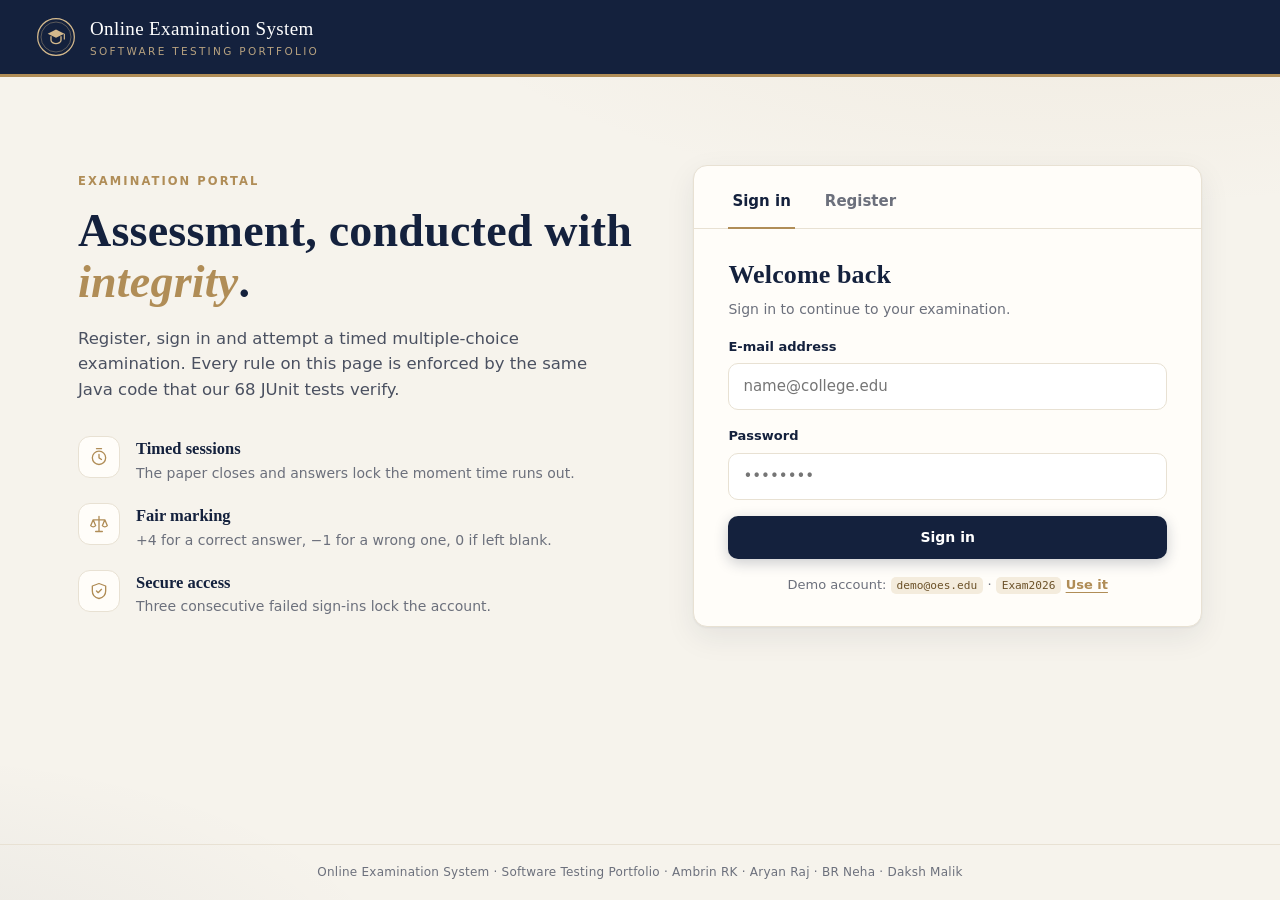
<file: 05_Test_Automation/src/main/resources/web/index.html>
<!doctype html>
<html lang="en">
<head>
  <meta charset="utf-8">
  <meta name="viewport" content="width=device-width, initial-scale=1">
  <title>Online Examination System</title>
  <link rel="icon" href="data:image/svg+xml,%3Csvg xmlns='http://www.w3.org/2000/svg' viewBox='0 0 64 64'%3E%3Crect width='64' height='64' rx='14' fill='%2314213d'/%3E%3Ctext x='32' y='42' font-family='Georgia' font-size='26' text-anchor='middle' fill='%23d4b98c'%3EE%3C/text%3E%3C/svg%3E">
  <link rel="stylesheet" href="styles.css">
</head>
<body data-view="loading">

<header class="topbar">
  <div class="brand">
    <svg class="crest" viewBox="0 0 48 48" aria-hidden="true">
      <circle cx="24" cy="24" r="22" fill="none" stroke="currentColor" stroke-width="1.5"/>
      <circle cx="24" cy="24" r="18" fill="none" stroke="currentColor" stroke-width=".75" opacity=".6"/>
      <path d="M14 20 24 15l10 5-10 5z" fill="currentColor"/>
      <path d="M18 23v5c0 2 3 4 6 4s6-2 6-4v-5" fill="none" stroke="currentColor" stroke-width="1.6"/>
      <path d="M34 20v7" stroke="currentColor" stroke-width="1.4"/>
    </svg>
    <div>
      <div class="brand-title">Online Examination System</div>
      <div class="brand-sub">Software Testing Portfolio</div>
    </div>
  </div>
  <div class="userbox" id="userbox" hidden>
    <span class="avatar" id="user-initials"></span>
    <div class="user-meta">
      <span class="user-name" id="user-name"></span>
      <span class="user-email" id="user-email"></span>
    </div>
    <button class="btn btn-ghost btn-sm signout-btn" id="logout-btn" type="button">Sign out</button>
  </div>
</header>

<main>

  <!-- ============================ SIGN IN / REGISTER ============================ -->
  <section class="view" id="view-auth" hidden>
    <div class="auth-grid">
      <div class="hero">
        <p class="eyebrow">Examination Portal</p>
        <h1>Assessment, conducted with <em>integrity</em>.</h1>
        <p class="lead">Register, sign in and attempt a timed multiple-choice examination.
          Every rule on this page is enforced by the same Java code that our 68 JUnit tests verify.</p>
        <ul class="features">
          <li>
            <svg viewBox="0 0 24 24" aria-hidden="true"><circle cx="12" cy="13" r="8"/><path d="M12 9v4l3 2M9 2h6"/></svg>
            <div><strong>Timed sessions</strong><span>The paper closes and answers lock the moment time runs out.</span></div>
          </li>
          <li>
            <svg viewBox="0 0 24 24" aria-hidden="true"><path d="M12 3v18M5 7h14M5 7l-3 7a4 4 0 0 0 6 0zM19 7l-3 7a4 4 0 0 0 6 0zM8 21h8"/></svg>
            <div><strong>Fair marking</strong><span>+4 for a correct answer, −1 for a wrong one, 0 if left blank.</span></div>
          </li>
          <li>
            <svg viewBox="0 0 24 24" aria-hidden="true"><path d="M12 3 4 6v6c0 5 3.5 8 8 9 4.5-1 8-4 8-9V6z"/><path d="m9 12 2 2 4-4"/></svg>
            <div><strong>Secure access</strong><span>Three consecutive failed sign-ins lock the account.</span></div>
          </li>
        </ul>
      </div>

      <div class="card auth-card">
        <div class="tabs" role="tablist">
          <button class="tab active" data-tab="login" type="button" role="tab">Sign in</button>
          <button class="tab" data-tab="register" type="button" role="tab">Register</button>
        </div>

        <form id="login-form" class="form" novalidate autocomplete="off">
          <div class="form-head">
            <h2>Welcome back</h2>
            <p class="muted">Sign in to continue to your examination.</p>
          </div>
          <div class="alert" id="login-alert" hidden></div>
          <label class="field">
            <span>E-mail address</span>
            <input name="email" type="email" placeholder="name@college.edu">
          </label>
          <label class="field">
            <span>Password</span>
            <input name="password" type="password" placeholder="••••••••">
          </label>
          <button class="btn btn-primary btn-block" type="submit">Sign in</button>
          <p class="demo-note">Demo account: <code>demo@oes.edu</code> · <code>Exam2026</code>
            <button class="link-btn" type="button" id="fill-demo">Use it</button></p>
        </form>

        <form id="register-form" class="form" novalidate autocomplete="off" hidden>
          <div class="form-head">
            <h2>Create your account</h2>
            <p class="muted">Inputs are validated by the server, so invalid values can be tried freely.</p>
          </div>
          <div class="alert" id="register-alert" hidden></div>
          <label class="field">
            <span>Full name <small>3–30 characters</small></span>
            <input name="name" type="text" placeholder="e.g. Ananya Rao">
          </label>
          <label class="field">
            <span>E-mail address <small>must be unique</small></span>
            <input name="email" type="email" placeholder="name@college.edu">
          </label>
          <label class="field">
            <span>Age <small>16–60 years</small></span>
            <input name="age" type="number" placeholder="e.g. 20">
          </label>
          <label class="field">
            <span>Password</span>
            <input name="password" type="password" id="reg-password" placeholder="••••••••">
          </label>
          <ul class="pw-rules" id="pw-rules">
            <li data-rule="len">8–16 characters</li>
            <li data-rule="upper">An uppercase letter</li>
            <li data-rule="digit">A digit</li>
          </ul>
          <button class="btn btn-primary btn-block" type="submit">Create account</button>
        </form>
      </div>
    </div>
  </section>

  <!-- ============================ DASHBOARD ============================ -->
  <section class="view" id="view-dashboard" hidden>
    <div class="page-head page-head-row">
      <div>
        <p class="eyebrow">Candidate dashboard</p>
        <h2><span id="greeting">Welcome</span>, <span id="dash-name"></span></h2>
        <p class="muted">Please read the instructions carefully before you begin.</p>
      </div>
      <div class="switch-user">
        <span class="muted">Signed in as <strong id="dash-email"></strong></span>
        <button class="btn btn-ghost btn-sm signout-btn" type="button">Sign out / switch user</button>
      </div>
    </div>

    <div class="dash-grid">
      <article class="card exam-card">
        <div class="exam-card-head">
          <span class="badge badge-gold">Open now</span>
          <h3 id="dash-title">Examination</h3>
          <p class="muted" id="dash-sections"></p>
        </div>
        <dl class="facts">
          <div><dt>Questions</dt><dd id="fact-questions">–</dd></div>
          <div><dt>Duration</dt><dd id="fact-duration">–</dd></div>
          <div><dt>Maximum marks</dt><dd id="fact-marks">–</dd></div>
          <div><dt>Pass mark</dt><dd id="fact-pass">–</dd></div>
        </dl>
        <div class="exam-actions">
          <button class="btn btn-primary btn-lg" id="start-btn" type="button">Begin examination</button>
          <button class="btn btn-ghost" id="last-result-btn" type="button" hidden>View last result</button>
        </div>
      </article>

      <aside class="card rules-card">
        <h4>Instructions</h4>
        <ol class="rules" id="rules"></ol>
      </aside>
    </div>
  </section>

  <!-- ============================ EXAM ============================ -->
  <section class="view" id="view-exam" hidden>
    <div class="exam-bar">
      <div class="exam-bar-info">
        <p class="eyebrow" id="exam-title">Examination</p>
        <div class="progress"><div class="progress-fill" id="progress-fill"></div></div>
        <span class="progress-label" id="progress-label"></span>
      </div>
      <div class="timer" id="timer" title="Time remaining">
        <svg viewBox="0 0 24 24" aria-hidden="true"><circle cx="12" cy="13" r="8"/><path d="M12 9v4l3 2M9 2h6"/></svg>
        <span id="timer-text">00:00</span>
      </div>
    </div>

    <div class="exam-grid">
      <article class="card question-card">
        <div class="q-meta">
          <span class="badge" id="q-section"></span>
          <span class="muted" id="q-count"></span>
        </div>
        <h3 class="q-text" id="q-text"></h3>
        <div class="options" id="q-options" role="radiogroup"></div>
        <div class="q-nav">
          <button class="btn btn-ghost" id="prev-btn" type="button">← Previous</button>
          <button class="btn btn-outline" id="next-btn" type="button">Next →</button>
        </div>
      </article>

      <aside class="card palette-card">
        <h4>Question palette</h4>
        <div id="palette"></div>
        <div class="legend">
          <span><i class="dot dot-answered"></i>Answered</span>
          <span><i class="dot dot-current"></i>Current</span>
          <span><i class="dot"></i>Not answered</span>
        </div>
        <div class="integrity" id="integrity">
          <svg viewBox="0 0 24 24" aria-hidden="true"><path d="M12 3 4 6v6c0 5 3.5 8 8 9 4.5-1 8-4 8-9V6z"/></svg>
          <span>Integrity warnings <strong id="viol-count">0 / 3</strong></span>
        </div>
        <button class="btn btn-primary btn-block" id="submit-btn" type="button">Submit examination</button>
      </aside>
    </div>
  </section>

  <!-- ============================ RESULT ============================ -->
  <section class="view" id="view-result" hidden>
    <article class="card result-card">
      <div class="result-head">
        <p class="eyebrow">Statement of result</p>
        <h2 id="r-name"></h2>
        <p class="muted" id="r-exam"></p>
      </div>

      <div class="result-main">
        <div class="ring-wrap">
          <svg class="ring" viewBox="0 0 140 140" aria-hidden="true">
            <circle class="ring-track" cx="70" cy="70" r="60"/>
            <circle class="ring-fill" id="ring-fill" cx="70" cy="70" r="60"/>
          </svg>
          <div class="ring-label">
            <span class="ring-grade" id="r-grade"></span>
            <span class="ring-pct" id="r-pct"></span>
          </div>
        </div>
        <div class="result-summary">
          <span class="status" id="r-status"></span>
          <p class="result-reason" id="r-reason"></p>
          <dl class="stats" id="r-stats"></dl>
        </div>
      </div>

      <div class="result-cols">
        <div>
          <h4>How the result was decided</h4>
          <ul class="checks" id="r-checks"></ul>
        </div>
        <div>
          <h4>Section summary</h4>
          <table class="table" id="r-sections"></table>
        </div>
      </div>

      <details class="review">
        <summary>Answer review</summary>
        <ol id="r-review"></ol>
      </details>

      <div class="result-actions">
        <button class="btn btn-ghost signout-btn" type="button">Sign out</button>
        <button class="btn btn-ghost" id="print-btn" type="button">Print</button>
        <button class="btn btn-primary" id="back-btn" type="button">Back to dashboard</button>
      </div>
    </article>
  </section>

</main>

<footer class="footer">
  Online Examination System · Software Testing Portfolio ·
  Ambrin RK · Aryan Raj · BR Neha · Daksh Malik
</footer>

<div class="modal-backdrop" id="modal" hidden>
  <div class="modal card" role="dialog" aria-modal="true" aria-labelledby="modal-title">
    <h3 id="modal-title"></h3>
    <div id="modal-body"></div>
    <div class="modal-actions">
      <button class="btn btn-ghost" id="modal-cancel" type="button">Cancel</button>
      <button class="btn btn-primary" id="modal-ok" type="button">OK</button>
    </div>
  </div>
</div>

<div class="toasts" id="toasts" aria-live="polite"></div>

<script src="app.js"></script>
</body>
</html>
</file>
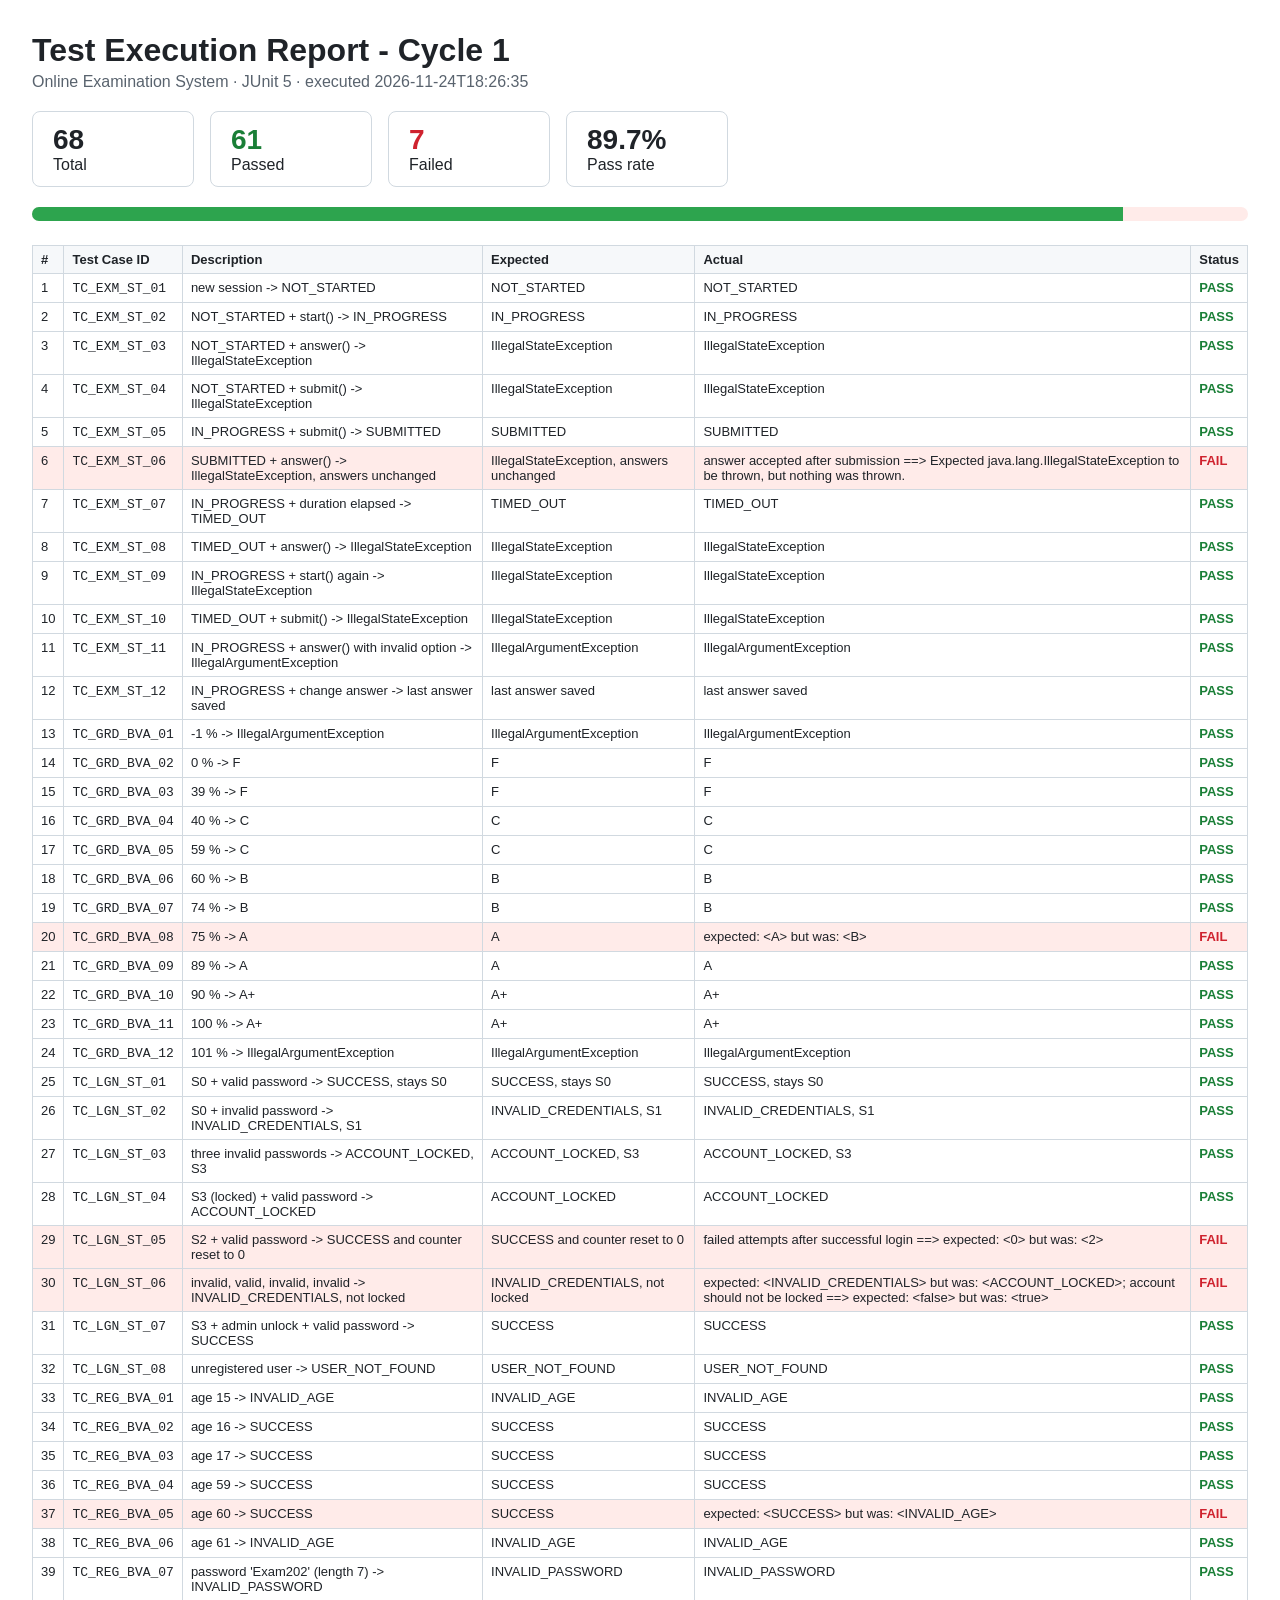
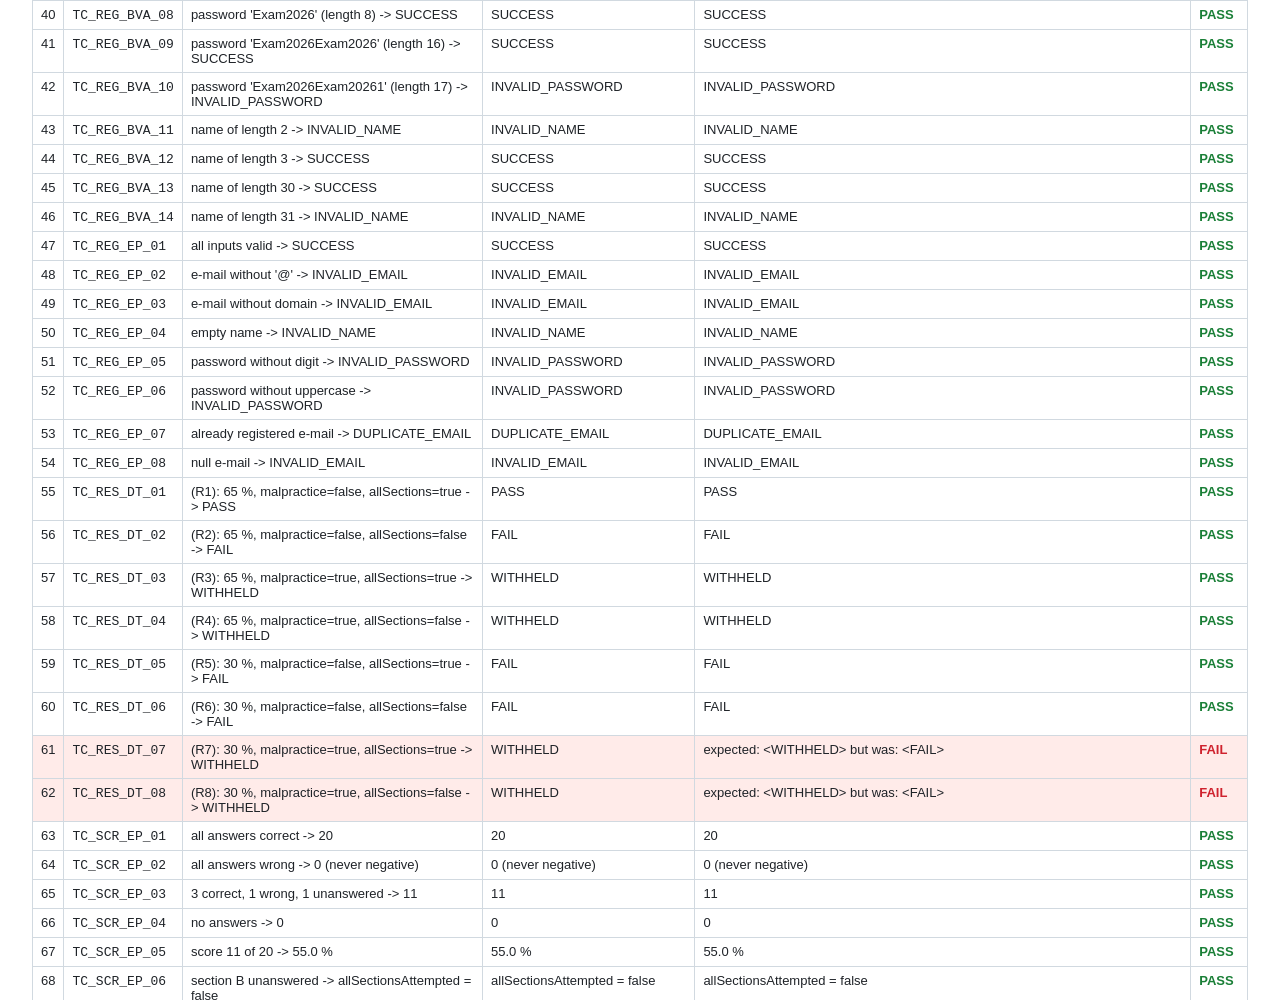
<file: 03_Test_Execution/Cycle1_Results/Cycle1_Report.html>
<!DOCTYPE html>
<html lang="en"><head><meta charset="utf-8"><title>Test Execution Report - Cycle 1</title>
<style>
 body { font-family: Segoe UI, Arial, sans-serif; margin: 32px; color: #1f2328; }
 h1 { margin-bottom: 4px; } .sub { color: #59636e; margin-top: 0; }
 .cards { display: flex; gap: 16px; margin: 20px 0; }
 .card { border: 1px solid #d1d9e0; border-radius: 8px; padding: 12px 20px; min-width: 120px; }
 .card b { display: block; font-size: 28px; }
 .ok b { color: #1a7f37; } .bad b { color: #cf222e; }
 .bar { height: 14px; background: #ffebe9; border-radius: 7px; overflow: hidden; margin-bottom: 24px; }
 .bar div { height: 100%; background: #2da44e; width: 89.7%; }
 table { border-collapse: collapse; width: 100%; font-size: 13px; }
 th, td { border: 1px solid #d1d9e0; padding: 6px 8px; text-align: left; vertical-align: top; }
 th { background: #f6f8fa; }
 tr.fail td { background: #ffebe9; } td.st { font-weight: 600; }
 tr.pass td.st { color: #1a7f37; } tr.fail td.st { color: #cf222e; }
</style></head><body>
<h1>Test Execution Report - Cycle 1</h1>
<p class="sub">Online Examination System &middot; JUnit 5 &middot; executed 2026-11-24T18:26:35</p>
<div class="cards">
 <div class="card"><b>68</b>Total</div>
 <div class="card ok"><b>61</b>Passed</div>
 <div class="card bad"><b>7</b>Failed</div>
 <div class="card"><b>89.7%</b>Pass rate</div>
</div>
<div class="bar"><div></div></div>
<table><tr><th>#</th><th>Test Case ID</th><th>Description</th><th>Expected</th><th>Actual</th><th>Status</th></tr>
<tr class='pass'><td>1</td><td><code>TC_EXM_ST_01</code></td><td>new session -&gt; NOT_STARTED</td><td>NOT_STARTED</td><td>NOT_STARTED</td><td class='st'>PASS</td></tr>
<tr class='pass'><td>2</td><td><code>TC_EXM_ST_02</code></td><td>NOT_STARTED + start() -&gt; IN_PROGRESS</td><td>IN_PROGRESS</td><td>IN_PROGRESS</td><td class='st'>PASS</td></tr>
<tr class='pass'><td>3</td><td><code>TC_EXM_ST_03</code></td><td>NOT_STARTED + answer() -&gt; IllegalStateException</td><td>IllegalStateException</td><td>IllegalStateException</td><td class='st'>PASS</td></tr>
<tr class='pass'><td>4</td><td><code>TC_EXM_ST_04</code></td><td>NOT_STARTED + submit() -&gt; IllegalStateException</td><td>IllegalStateException</td><td>IllegalStateException</td><td class='st'>PASS</td></tr>
<tr class='pass'><td>5</td><td><code>TC_EXM_ST_05</code></td><td>IN_PROGRESS + submit() -&gt; SUBMITTED</td><td>SUBMITTED</td><td>SUBMITTED</td><td class='st'>PASS</td></tr>
<tr class='fail'><td>6</td><td><code>TC_EXM_ST_06</code></td><td>SUBMITTED + answer() -&gt; IllegalStateException, answers unchanged</td><td>IllegalStateException, answers unchanged</td><td>answer accepted after submission ==&gt; Expected java.lang.IllegalStateException to be thrown, but nothing was thrown.</td><td class='st'>FAIL</td></tr>
<tr class='pass'><td>7</td><td><code>TC_EXM_ST_07</code></td><td>IN_PROGRESS + duration elapsed -&gt; TIMED_OUT</td><td>TIMED_OUT</td><td>TIMED_OUT</td><td class='st'>PASS</td></tr>
<tr class='pass'><td>8</td><td><code>TC_EXM_ST_08</code></td><td>TIMED_OUT + answer() -&gt; IllegalStateException</td><td>IllegalStateException</td><td>IllegalStateException</td><td class='st'>PASS</td></tr>
<tr class='pass'><td>9</td><td><code>TC_EXM_ST_09</code></td><td>IN_PROGRESS + start() again -&gt; IllegalStateException</td><td>IllegalStateException</td><td>IllegalStateException</td><td class='st'>PASS</td></tr>
<tr class='pass'><td>10</td><td><code>TC_EXM_ST_10</code></td><td>TIMED_OUT + submit() -&gt; IllegalStateException</td><td>IllegalStateException</td><td>IllegalStateException</td><td class='st'>PASS</td></tr>
<tr class='pass'><td>11</td><td><code>TC_EXM_ST_11</code></td><td>IN_PROGRESS + answer() with invalid option -&gt; IllegalArgumentException</td><td>IllegalArgumentException</td><td>IllegalArgumentException</td><td class='st'>PASS</td></tr>
<tr class='pass'><td>12</td><td><code>TC_EXM_ST_12</code></td><td>IN_PROGRESS + change answer -&gt; last answer saved</td><td>last answer saved</td><td>last answer saved</td><td class='st'>PASS</td></tr>
<tr class='pass'><td>13</td><td><code>TC_GRD_BVA_01</code></td><td>-1 % -&gt; IllegalArgumentException</td><td>IllegalArgumentException</td><td>IllegalArgumentException</td><td class='st'>PASS</td></tr>
<tr class='pass'><td>14</td><td><code>TC_GRD_BVA_02</code></td><td>0 % -&gt; F</td><td>F</td><td>F</td><td class='st'>PASS</td></tr>
<tr class='pass'><td>15</td><td><code>TC_GRD_BVA_03</code></td><td>39 % -&gt; F</td><td>F</td><td>F</td><td class='st'>PASS</td></tr>
<tr class='pass'><td>16</td><td><code>TC_GRD_BVA_04</code></td><td>40 % -&gt; C</td><td>C</td><td>C</td><td class='st'>PASS</td></tr>
<tr class='pass'><td>17</td><td><code>TC_GRD_BVA_05</code></td><td>59 % -&gt; C</td><td>C</td><td>C</td><td class='st'>PASS</td></tr>
<tr class='pass'><td>18</td><td><code>TC_GRD_BVA_06</code></td><td>60 % -&gt; B</td><td>B</td><td>B</td><td class='st'>PASS</td></tr>
<tr class='pass'><td>19</td><td><code>TC_GRD_BVA_07</code></td><td>74 % -&gt; B</td><td>B</td><td>B</td><td class='st'>PASS</td></tr>
<tr class='fail'><td>20</td><td><code>TC_GRD_BVA_08</code></td><td>75 % -&gt; A</td><td>A</td><td>expected: &lt;A&gt; but was: &lt;B&gt;</td><td class='st'>FAIL</td></tr>
<tr class='pass'><td>21</td><td><code>TC_GRD_BVA_09</code></td><td>89 % -&gt; A</td><td>A</td><td>A</td><td class='st'>PASS</td></tr>
<tr class='pass'><td>22</td><td><code>TC_GRD_BVA_10</code></td><td>90 % -&gt; A+</td><td>A+</td><td>A+</td><td class='st'>PASS</td></tr>
<tr class='pass'><td>23</td><td><code>TC_GRD_BVA_11</code></td><td>100 % -&gt; A+</td><td>A+</td><td>A+</td><td class='st'>PASS</td></tr>
<tr class='pass'><td>24</td><td><code>TC_GRD_BVA_12</code></td><td>101 % -&gt; IllegalArgumentException</td><td>IllegalArgumentException</td><td>IllegalArgumentException</td><td class='st'>PASS</td></tr>
<tr class='pass'><td>25</td><td><code>TC_LGN_ST_01</code></td><td>S0 + valid password -&gt; SUCCESS, stays S0</td><td>SUCCESS, stays S0</td><td>SUCCESS, stays S0</td><td class='st'>PASS</td></tr>
<tr class='pass'><td>26</td><td><code>TC_LGN_ST_02</code></td><td>S0 + invalid password -&gt; INVALID_CREDENTIALS, S1</td><td>INVALID_CREDENTIALS, S1</td><td>INVALID_CREDENTIALS, S1</td><td class='st'>PASS</td></tr>
<tr class='pass'><td>27</td><td><code>TC_LGN_ST_03</code></td><td>three invalid passwords -&gt; ACCOUNT_LOCKED, S3</td><td>ACCOUNT_LOCKED, S3</td><td>ACCOUNT_LOCKED, S3</td><td class='st'>PASS</td></tr>
<tr class='pass'><td>28</td><td><code>TC_LGN_ST_04</code></td><td>S3 (locked) + valid password -&gt; ACCOUNT_LOCKED</td><td>ACCOUNT_LOCKED</td><td>ACCOUNT_LOCKED</td><td class='st'>PASS</td></tr>
<tr class='fail'><td>29</td><td><code>TC_LGN_ST_05</code></td><td>S2 + valid password -&gt; SUCCESS and counter reset to 0</td><td>SUCCESS and counter reset to 0</td><td>failed attempts after successful login ==&gt; expected: &lt;0&gt; but was: &lt;2&gt;</td><td class='st'>FAIL</td></tr>
<tr class='fail'><td>30</td><td><code>TC_LGN_ST_06</code></td><td>invalid, valid, invalid, invalid -&gt; INVALID_CREDENTIALS, not locked</td><td>INVALID_CREDENTIALS, not locked</td><td>expected: &lt;INVALID_CREDENTIALS&gt; but was: &lt;ACCOUNT_LOCKED&gt;; account should not be locked ==&gt; expected: &lt;false&gt; but was: &lt;true&gt;</td><td class='st'>FAIL</td></tr>
<tr class='pass'><td>31</td><td><code>TC_LGN_ST_07</code></td><td>S3 + admin unlock + valid password -&gt; SUCCESS</td><td>SUCCESS</td><td>SUCCESS</td><td class='st'>PASS</td></tr>
<tr class='pass'><td>32</td><td><code>TC_LGN_ST_08</code></td><td>unregistered user -&gt; USER_NOT_FOUND</td><td>USER_NOT_FOUND</td><td>USER_NOT_FOUND</td><td class='st'>PASS</td></tr>
<tr class='pass'><td>33</td><td><code>TC_REG_BVA_01</code></td><td>age 15 -&gt; INVALID_AGE</td><td>INVALID_AGE</td><td>INVALID_AGE</td><td class='st'>PASS</td></tr>
<tr class='pass'><td>34</td><td><code>TC_REG_BVA_02</code></td><td>age 16 -&gt; SUCCESS</td><td>SUCCESS</td><td>SUCCESS</td><td class='st'>PASS</td></tr>
<tr class='pass'><td>35</td><td><code>TC_REG_BVA_03</code></td><td>age 17 -&gt; SUCCESS</td><td>SUCCESS</td><td>SUCCESS</td><td class='st'>PASS</td></tr>
<tr class='pass'><td>36</td><td><code>TC_REG_BVA_04</code></td><td>age 59 -&gt; SUCCESS</td><td>SUCCESS</td><td>SUCCESS</td><td class='st'>PASS</td></tr>
<tr class='fail'><td>37</td><td><code>TC_REG_BVA_05</code></td><td>age 60 -&gt; SUCCESS</td><td>SUCCESS</td><td>expected: &lt;SUCCESS&gt; but was: &lt;INVALID_AGE&gt;</td><td class='st'>FAIL</td></tr>
<tr class='pass'><td>38</td><td><code>TC_REG_BVA_06</code></td><td>age 61 -&gt; INVALID_AGE</td><td>INVALID_AGE</td><td>INVALID_AGE</td><td class='st'>PASS</td></tr>
<tr class='pass'><td>39</td><td><code>TC_REG_BVA_07</code></td><td>password &#x27;Exam202&#x27; (length 7) -&gt; INVALID_PASSWORD</td><td>INVALID_PASSWORD</td><td>INVALID_PASSWORD</td><td class='st'>PASS</td></tr>
<tr class='pass'><td>40</td><td><code>TC_REG_BVA_08</code></td><td>password &#x27;Exam2026&#x27; (length 8) -&gt; SUCCESS</td><td>SUCCESS</td><td>SUCCESS</td><td class='st'>PASS</td></tr>
<tr class='pass'><td>41</td><td><code>TC_REG_BVA_09</code></td><td>password &#x27;Exam2026Exam2026&#x27; (length 16) -&gt; SUCCESS</td><td>SUCCESS</td><td>SUCCESS</td><td class='st'>PASS</td></tr>
<tr class='pass'><td>42</td><td><code>TC_REG_BVA_10</code></td><td>password &#x27;Exam2026Exam20261&#x27; (length 17) -&gt; INVALID_PASSWORD</td><td>INVALID_PASSWORD</td><td>INVALID_PASSWORD</td><td class='st'>PASS</td></tr>
<tr class='pass'><td>43</td><td><code>TC_REG_BVA_11</code></td><td>name of length 2 -&gt; INVALID_NAME</td><td>INVALID_NAME</td><td>INVALID_NAME</td><td class='st'>PASS</td></tr>
<tr class='pass'><td>44</td><td><code>TC_REG_BVA_12</code></td><td>name of length 3 -&gt; SUCCESS</td><td>SUCCESS</td><td>SUCCESS</td><td class='st'>PASS</td></tr>
<tr class='pass'><td>45</td><td><code>TC_REG_BVA_13</code></td><td>name of length 30 -&gt; SUCCESS</td><td>SUCCESS</td><td>SUCCESS</td><td class='st'>PASS</td></tr>
<tr class='pass'><td>46</td><td><code>TC_REG_BVA_14</code></td><td>name of length 31 -&gt; INVALID_NAME</td><td>INVALID_NAME</td><td>INVALID_NAME</td><td class='st'>PASS</td></tr>
<tr class='pass'><td>47</td><td><code>TC_REG_EP_01</code></td><td>all inputs valid -&gt; SUCCESS</td><td>SUCCESS</td><td>SUCCESS</td><td class='st'>PASS</td></tr>
<tr class='pass'><td>48</td><td><code>TC_REG_EP_02</code></td><td>e-mail without &#x27;@&#x27; -&gt; INVALID_EMAIL</td><td>INVALID_EMAIL</td><td>INVALID_EMAIL</td><td class='st'>PASS</td></tr>
<tr class='pass'><td>49</td><td><code>TC_REG_EP_03</code></td><td>e-mail without domain -&gt; INVALID_EMAIL</td><td>INVALID_EMAIL</td><td>INVALID_EMAIL</td><td class='st'>PASS</td></tr>
<tr class='pass'><td>50</td><td><code>TC_REG_EP_04</code></td><td>empty name -&gt; INVALID_NAME</td><td>INVALID_NAME</td><td>INVALID_NAME</td><td class='st'>PASS</td></tr>
<tr class='pass'><td>51</td><td><code>TC_REG_EP_05</code></td><td>password without digit -&gt; INVALID_PASSWORD</td><td>INVALID_PASSWORD</td><td>INVALID_PASSWORD</td><td class='st'>PASS</td></tr>
<tr class='pass'><td>52</td><td><code>TC_REG_EP_06</code></td><td>password without uppercase -&gt; INVALID_PASSWORD</td><td>INVALID_PASSWORD</td><td>INVALID_PASSWORD</td><td class='st'>PASS</td></tr>
<tr class='pass'><td>53</td><td><code>TC_REG_EP_07</code></td><td>already registered e-mail -&gt; DUPLICATE_EMAIL</td><td>DUPLICATE_EMAIL</td><td>DUPLICATE_EMAIL</td><td class='st'>PASS</td></tr>
<tr class='pass'><td>54</td><td><code>TC_REG_EP_08</code></td><td>null e-mail -&gt; INVALID_EMAIL</td><td>INVALID_EMAIL</td><td>INVALID_EMAIL</td><td class='st'>PASS</td></tr>
<tr class='pass'><td>55</td><td><code>TC_RES_DT_01</code></td><td>(R1): 65 %, malpractice=false, allSections=true -&gt; PASS</td><td>PASS</td><td>PASS</td><td class='st'>PASS</td></tr>
<tr class='pass'><td>56</td><td><code>TC_RES_DT_02</code></td><td>(R2): 65 %, malpractice=false, allSections=false -&gt; FAIL</td><td>FAIL</td><td>FAIL</td><td class='st'>PASS</td></tr>
<tr class='pass'><td>57</td><td><code>TC_RES_DT_03</code></td><td>(R3): 65 %, malpractice=true, allSections=true -&gt; WITHHELD</td><td>WITHHELD</td><td>WITHHELD</td><td class='st'>PASS</td></tr>
<tr class='pass'><td>58</td><td><code>TC_RES_DT_04</code></td><td>(R4): 65 %, malpractice=true, allSections=false -&gt; WITHHELD</td><td>WITHHELD</td><td>WITHHELD</td><td class='st'>PASS</td></tr>
<tr class='pass'><td>59</td><td><code>TC_RES_DT_05</code></td><td>(R5): 30 %, malpractice=false, allSections=true -&gt; FAIL</td><td>FAIL</td><td>FAIL</td><td class='st'>PASS</td></tr>
<tr class='pass'><td>60</td><td><code>TC_RES_DT_06</code></td><td>(R6): 30 %, malpractice=false, allSections=false -&gt; FAIL</td><td>FAIL</td><td>FAIL</td><td class='st'>PASS</td></tr>
<tr class='fail'><td>61</td><td><code>TC_RES_DT_07</code></td><td>(R7): 30 %, malpractice=true, allSections=true -&gt; WITHHELD</td><td>WITHHELD</td><td>expected: &lt;WITHHELD&gt; but was: &lt;FAIL&gt;</td><td class='st'>FAIL</td></tr>
<tr class='fail'><td>62</td><td><code>TC_RES_DT_08</code></td><td>(R8): 30 %, malpractice=true, allSections=false -&gt; WITHHELD</td><td>WITHHELD</td><td>expected: &lt;WITHHELD&gt; but was: &lt;FAIL&gt;</td><td class='st'>FAIL</td></tr>
<tr class='pass'><td>63</td><td><code>TC_SCR_EP_01</code></td><td>all answers correct -&gt; 20</td><td>20</td><td>20</td><td class='st'>PASS</td></tr>
<tr class='pass'><td>64</td><td><code>TC_SCR_EP_02</code></td><td>all answers wrong -&gt; 0 (never negative)</td><td>0 (never negative)</td><td>0 (never negative)</td><td class='st'>PASS</td></tr>
<tr class='pass'><td>65</td><td><code>TC_SCR_EP_03</code></td><td>3 correct, 1 wrong, 1 unanswered -&gt; 11</td><td>11</td><td>11</td><td class='st'>PASS</td></tr>
<tr class='pass'><td>66</td><td><code>TC_SCR_EP_04</code></td><td>no answers -&gt; 0</td><td>0</td><td>0</td><td class='st'>PASS</td></tr>
<tr class='pass'><td>67</td><td><code>TC_SCR_EP_05</code></td><td>score 11 of 20 -&gt; 55.0 %</td><td>55.0 %</td><td>55.0 %</td><td class='st'>PASS</td></tr>
<tr class='pass'><td>68</td><td><code>TC_SCR_EP_06</code></td><td>section B unanswered -&gt; allSectionsAttempted = false</td><td>allSectionsAttempted = false</td><td>allSectionsAttempted = false</td><td class='st'>PASS</td></tr>
</table></body></html>
</file>
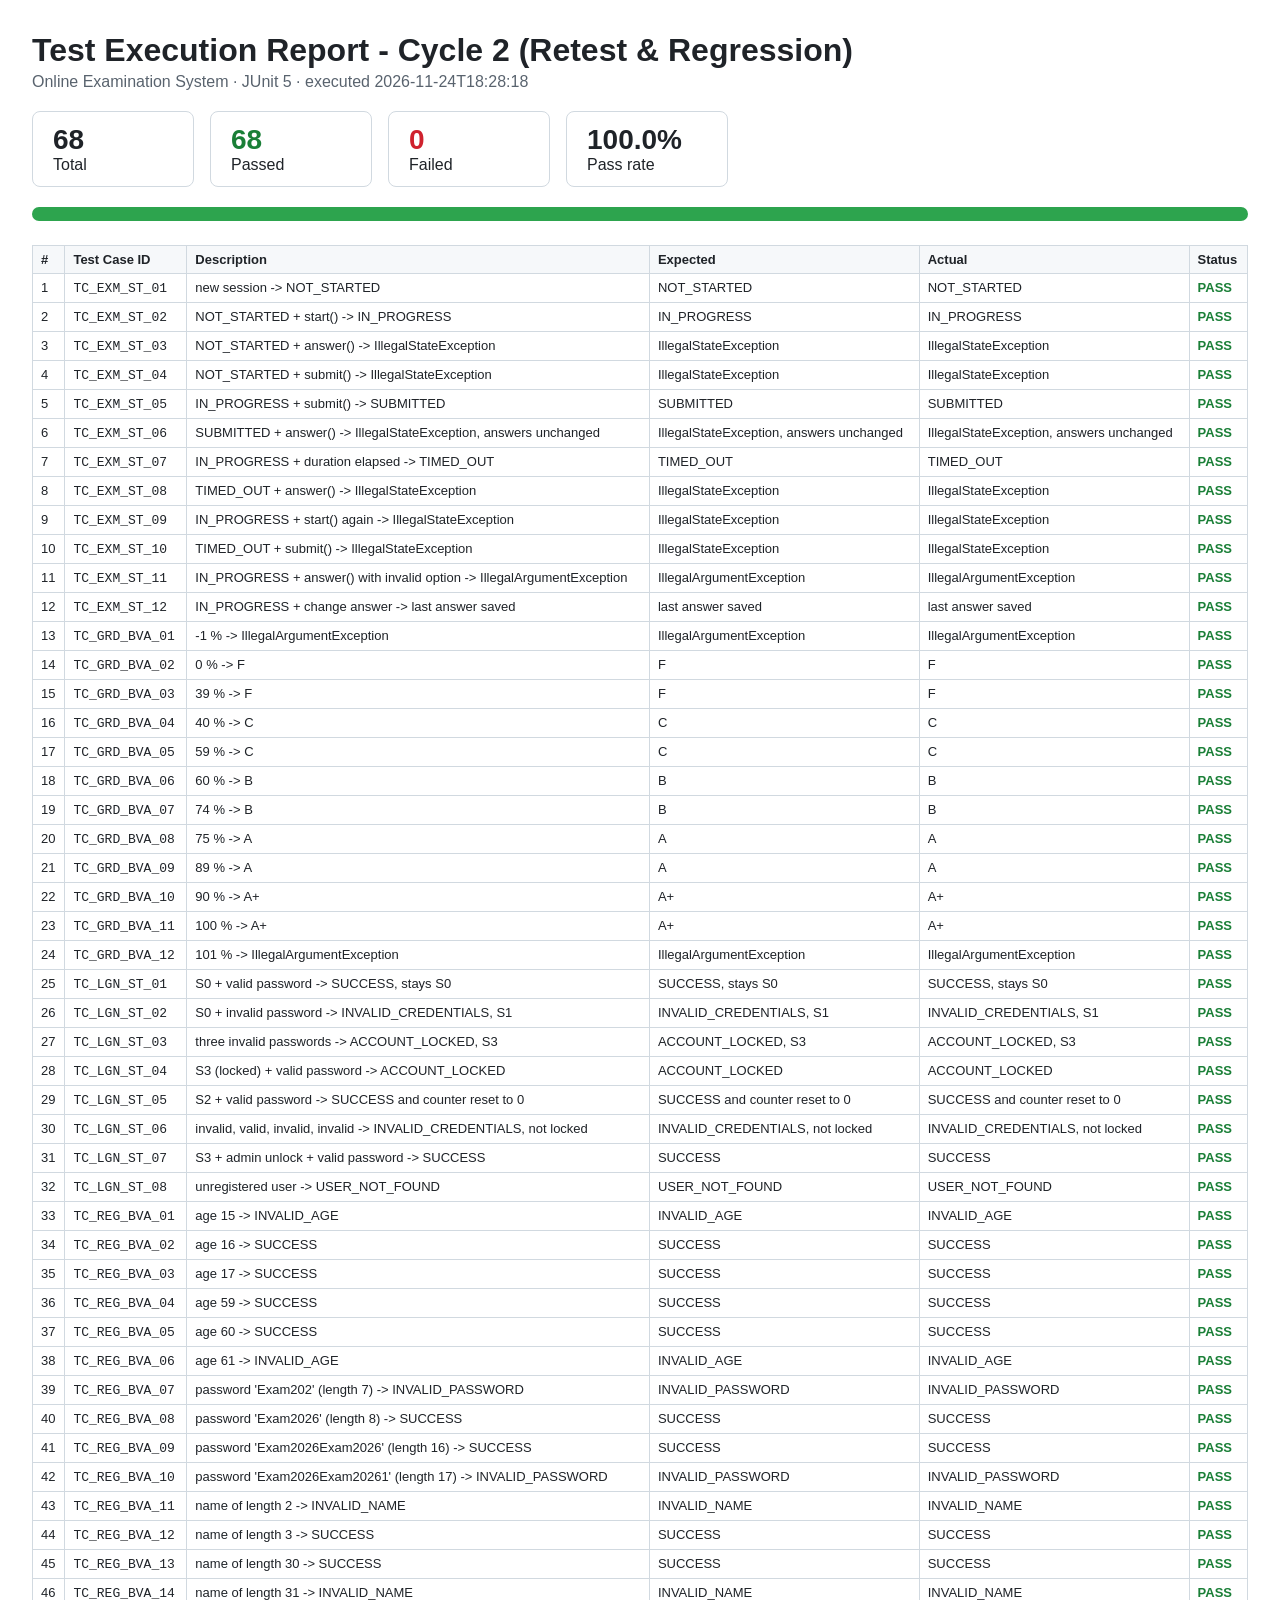
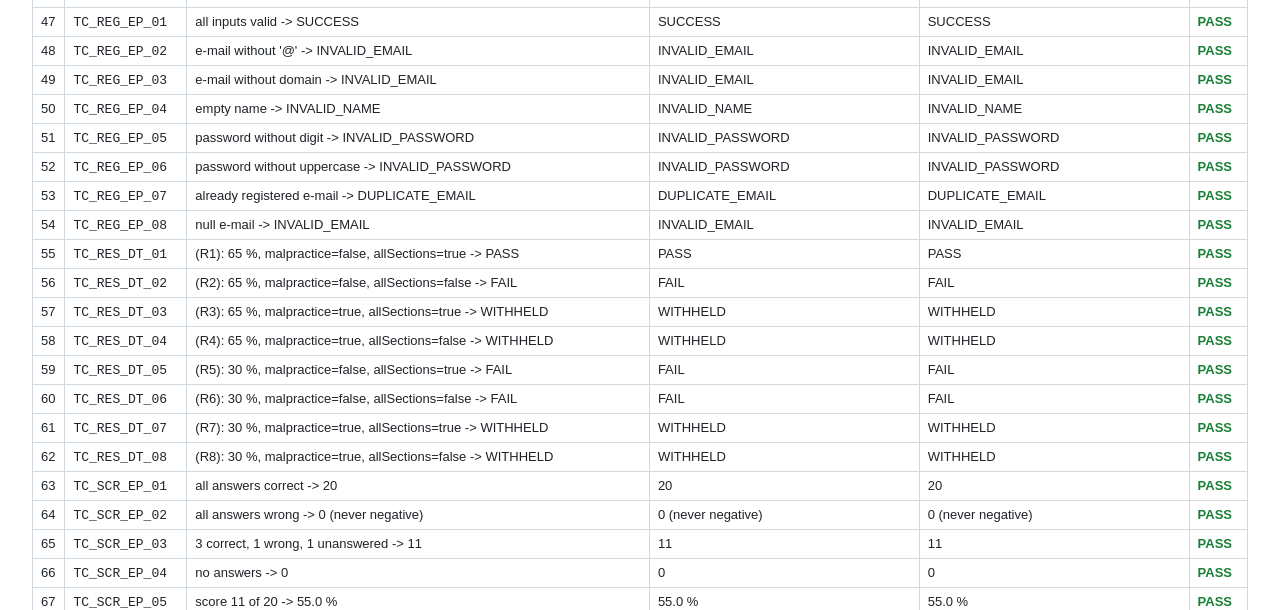
<file: 03_Test_Execution/Cycle2_Results/Cycle2_Report.html>
<!DOCTYPE html>
<html lang="en"><head><meta charset="utf-8"><title>Test Execution Report - Cycle 2 (Retest &amp; Regression)</title>
<style>
 body { font-family: Segoe UI, Arial, sans-serif; margin: 32px; color: #1f2328; }
 h1 { margin-bottom: 4px; } .sub { color: #59636e; margin-top: 0; }
 .cards { display: flex; gap: 16px; margin: 20px 0; }
 .card { border: 1px solid #d1d9e0; border-radius: 8px; padding: 12px 20px; min-width: 120px; }
 .card b { display: block; font-size: 28px; }
 .ok b { color: #1a7f37; } .bad b { color: #cf222e; }
 .bar { height: 14px; background: #ffebe9; border-radius: 7px; overflow: hidden; margin-bottom: 24px; }
 .bar div { height: 100%; background: #2da44e; width: 100.0%; }
 table { border-collapse: collapse; width: 100%; font-size: 13px; }
 th, td { border: 1px solid #d1d9e0; padding: 6px 8px; text-align: left; vertical-align: top; }
 th { background: #f6f8fa; }
 tr.fail td { background: #ffebe9; } td.st { font-weight: 600; }
 tr.pass td.st { color: #1a7f37; } tr.fail td.st { color: #cf222e; }
</style></head><body>
<h1>Test Execution Report - Cycle 2 (Retest &amp; Regression)</h1>
<p class="sub">Online Examination System &middot; JUnit 5 &middot; executed 2026-11-24T18:28:18</p>
<div class="cards">
 <div class="card"><b>68</b>Total</div>
 <div class="card ok"><b>68</b>Passed</div>
 <div class="card bad"><b>0</b>Failed</div>
 <div class="card"><b>100.0%</b>Pass rate</div>
</div>
<div class="bar"><div></div></div>
<table><tr><th>#</th><th>Test Case ID</th><th>Description</th><th>Expected</th><th>Actual</th><th>Status</th></tr>
<tr class='pass'><td>1</td><td><code>TC_EXM_ST_01</code></td><td>new session -&gt; NOT_STARTED</td><td>NOT_STARTED</td><td>NOT_STARTED</td><td class='st'>PASS</td></tr>
<tr class='pass'><td>2</td><td><code>TC_EXM_ST_02</code></td><td>NOT_STARTED + start() -&gt; IN_PROGRESS</td><td>IN_PROGRESS</td><td>IN_PROGRESS</td><td class='st'>PASS</td></tr>
<tr class='pass'><td>3</td><td><code>TC_EXM_ST_03</code></td><td>NOT_STARTED + answer() -&gt; IllegalStateException</td><td>IllegalStateException</td><td>IllegalStateException</td><td class='st'>PASS</td></tr>
<tr class='pass'><td>4</td><td><code>TC_EXM_ST_04</code></td><td>NOT_STARTED + submit() -&gt; IllegalStateException</td><td>IllegalStateException</td><td>IllegalStateException</td><td class='st'>PASS</td></tr>
<tr class='pass'><td>5</td><td><code>TC_EXM_ST_05</code></td><td>IN_PROGRESS + submit() -&gt; SUBMITTED</td><td>SUBMITTED</td><td>SUBMITTED</td><td class='st'>PASS</td></tr>
<tr class='pass'><td>6</td><td><code>TC_EXM_ST_06</code></td><td>SUBMITTED + answer() -&gt; IllegalStateException, answers unchanged</td><td>IllegalStateException, answers unchanged</td><td>IllegalStateException, answers unchanged</td><td class='st'>PASS</td></tr>
<tr class='pass'><td>7</td><td><code>TC_EXM_ST_07</code></td><td>IN_PROGRESS + duration elapsed -&gt; TIMED_OUT</td><td>TIMED_OUT</td><td>TIMED_OUT</td><td class='st'>PASS</td></tr>
<tr class='pass'><td>8</td><td><code>TC_EXM_ST_08</code></td><td>TIMED_OUT + answer() -&gt; IllegalStateException</td><td>IllegalStateException</td><td>IllegalStateException</td><td class='st'>PASS</td></tr>
<tr class='pass'><td>9</td><td><code>TC_EXM_ST_09</code></td><td>IN_PROGRESS + start() again -&gt; IllegalStateException</td><td>IllegalStateException</td><td>IllegalStateException</td><td class='st'>PASS</td></tr>
<tr class='pass'><td>10</td><td><code>TC_EXM_ST_10</code></td><td>TIMED_OUT + submit() -&gt; IllegalStateException</td><td>IllegalStateException</td><td>IllegalStateException</td><td class='st'>PASS</td></tr>
<tr class='pass'><td>11</td><td><code>TC_EXM_ST_11</code></td><td>IN_PROGRESS + answer() with invalid option -&gt; IllegalArgumentException</td><td>IllegalArgumentException</td><td>IllegalArgumentException</td><td class='st'>PASS</td></tr>
<tr class='pass'><td>12</td><td><code>TC_EXM_ST_12</code></td><td>IN_PROGRESS + change answer -&gt; last answer saved</td><td>last answer saved</td><td>last answer saved</td><td class='st'>PASS</td></tr>
<tr class='pass'><td>13</td><td><code>TC_GRD_BVA_01</code></td><td>-1 % -&gt; IllegalArgumentException</td><td>IllegalArgumentException</td><td>IllegalArgumentException</td><td class='st'>PASS</td></tr>
<tr class='pass'><td>14</td><td><code>TC_GRD_BVA_02</code></td><td>0 % -&gt; F</td><td>F</td><td>F</td><td class='st'>PASS</td></tr>
<tr class='pass'><td>15</td><td><code>TC_GRD_BVA_03</code></td><td>39 % -&gt; F</td><td>F</td><td>F</td><td class='st'>PASS</td></tr>
<tr class='pass'><td>16</td><td><code>TC_GRD_BVA_04</code></td><td>40 % -&gt; C</td><td>C</td><td>C</td><td class='st'>PASS</td></tr>
<tr class='pass'><td>17</td><td><code>TC_GRD_BVA_05</code></td><td>59 % -&gt; C</td><td>C</td><td>C</td><td class='st'>PASS</td></tr>
<tr class='pass'><td>18</td><td><code>TC_GRD_BVA_06</code></td><td>60 % -&gt; B</td><td>B</td><td>B</td><td class='st'>PASS</td></tr>
<tr class='pass'><td>19</td><td><code>TC_GRD_BVA_07</code></td><td>74 % -&gt; B</td><td>B</td><td>B</td><td class='st'>PASS</td></tr>
<tr class='pass'><td>20</td><td><code>TC_GRD_BVA_08</code></td><td>75 % -&gt; A</td><td>A</td><td>A</td><td class='st'>PASS</td></tr>
<tr class='pass'><td>21</td><td><code>TC_GRD_BVA_09</code></td><td>89 % -&gt; A</td><td>A</td><td>A</td><td class='st'>PASS</td></tr>
<tr class='pass'><td>22</td><td><code>TC_GRD_BVA_10</code></td><td>90 % -&gt; A+</td><td>A+</td><td>A+</td><td class='st'>PASS</td></tr>
<tr class='pass'><td>23</td><td><code>TC_GRD_BVA_11</code></td><td>100 % -&gt; A+</td><td>A+</td><td>A+</td><td class='st'>PASS</td></tr>
<tr class='pass'><td>24</td><td><code>TC_GRD_BVA_12</code></td><td>101 % -&gt; IllegalArgumentException</td><td>IllegalArgumentException</td><td>IllegalArgumentException</td><td class='st'>PASS</td></tr>
<tr class='pass'><td>25</td><td><code>TC_LGN_ST_01</code></td><td>S0 + valid password -&gt; SUCCESS, stays S0</td><td>SUCCESS, stays S0</td><td>SUCCESS, stays S0</td><td class='st'>PASS</td></tr>
<tr class='pass'><td>26</td><td><code>TC_LGN_ST_02</code></td><td>S0 + invalid password -&gt; INVALID_CREDENTIALS, S1</td><td>INVALID_CREDENTIALS, S1</td><td>INVALID_CREDENTIALS, S1</td><td class='st'>PASS</td></tr>
<tr class='pass'><td>27</td><td><code>TC_LGN_ST_03</code></td><td>three invalid passwords -&gt; ACCOUNT_LOCKED, S3</td><td>ACCOUNT_LOCKED, S3</td><td>ACCOUNT_LOCKED, S3</td><td class='st'>PASS</td></tr>
<tr class='pass'><td>28</td><td><code>TC_LGN_ST_04</code></td><td>S3 (locked) + valid password -&gt; ACCOUNT_LOCKED</td><td>ACCOUNT_LOCKED</td><td>ACCOUNT_LOCKED</td><td class='st'>PASS</td></tr>
<tr class='pass'><td>29</td><td><code>TC_LGN_ST_05</code></td><td>S2 + valid password -&gt; SUCCESS and counter reset to 0</td><td>SUCCESS and counter reset to 0</td><td>SUCCESS and counter reset to 0</td><td class='st'>PASS</td></tr>
<tr class='pass'><td>30</td><td><code>TC_LGN_ST_06</code></td><td>invalid, valid, invalid, invalid -&gt; INVALID_CREDENTIALS, not locked</td><td>INVALID_CREDENTIALS, not locked</td><td>INVALID_CREDENTIALS, not locked</td><td class='st'>PASS</td></tr>
<tr class='pass'><td>31</td><td><code>TC_LGN_ST_07</code></td><td>S3 + admin unlock + valid password -&gt; SUCCESS</td><td>SUCCESS</td><td>SUCCESS</td><td class='st'>PASS</td></tr>
<tr class='pass'><td>32</td><td><code>TC_LGN_ST_08</code></td><td>unregistered user -&gt; USER_NOT_FOUND</td><td>USER_NOT_FOUND</td><td>USER_NOT_FOUND</td><td class='st'>PASS</td></tr>
<tr class='pass'><td>33</td><td><code>TC_REG_BVA_01</code></td><td>age 15 -&gt; INVALID_AGE</td><td>INVALID_AGE</td><td>INVALID_AGE</td><td class='st'>PASS</td></tr>
<tr class='pass'><td>34</td><td><code>TC_REG_BVA_02</code></td><td>age 16 -&gt; SUCCESS</td><td>SUCCESS</td><td>SUCCESS</td><td class='st'>PASS</td></tr>
<tr class='pass'><td>35</td><td><code>TC_REG_BVA_03</code></td><td>age 17 -&gt; SUCCESS</td><td>SUCCESS</td><td>SUCCESS</td><td class='st'>PASS</td></tr>
<tr class='pass'><td>36</td><td><code>TC_REG_BVA_04</code></td><td>age 59 -&gt; SUCCESS</td><td>SUCCESS</td><td>SUCCESS</td><td class='st'>PASS</td></tr>
<tr class='pass'><td>37</td><td><code>TC_REG_BVA_05</code></td><td>age 60 -&gt; SUCCESS</td><td>SUCCESS</td><td>SUCCESS</td><td class='st'>PASS</td></tr>
<tr class='pass'><td>38</td><td><code>TC_REG_BVA_06</code></td><td>age 61 -&gt; INVALID_AGE</td><td>INVALID_AGE</td><td>INVALID_AGE</td><td class='st'>PASS</td></tr>
<tr class='pass'><td>39</td><td><code>TC_REG_BVA_07</code></td><td>password &#x27;Exam202&#x27; (length 7) -&gt; INVALID_PASSWORD</td><td>INVALID_PASSWORD</td><td>INVALID_PASSWORD</td><td class='st'>PASS</td></tr>
<tr class='pass'><td>40</td><td><code>TC_REG_BVA_08</code></td><td>password &#x27;Exam2026&#x27; (length 8) -&gt; SUCCESS</td><td>SUCCESS</td><td>SUCCESS</td><td class='st'>PASS</td></tr>
<tr class='pass'><td>41</td><td><code>TC_REG_BVA_09</code></td><td>password &#x27;Exam2026Exam2026&#x27; (length 16) -&gt; SUCCESS</td><td>SUCCESS</td><td>SUCCESS</td><td class='st'>PASS</td></tr>
<tr class='pass'><td>42</td><td><code>TC_REG_BVA_10</code></td><td>password &#x27;Exam2026Exam20261&#x27; (length 17) -&gt; INVALID_PASSWORD</td><td>INVALID_PASSWORD</td><td>INVALID_PASSWORD</td><td class='st'>PASS</td></tr>
<tr class='pass'><td>43</td><td><code>TC_REG_BVA_11</code></td><td>name of length 2 -&gt; INVALID_NAME</td><td>INVALID_NAME</td><td>INVALID_NAME</td><td class='st'>PASS</td></tr>
<tr class='pass'><td>44</td><td><code>TC_REG_BVA_12</code></td><td>name of length 3 -&gt; SUCCESS</td><td>SUCCESS</td><td>SUCCESS</td><td class='st'>PASS</td></tr>
<tr class='pass'><td>45</td><td><code>TC_REG_BVA_13</code></td><td>name of length 30 -&gt; SUCCESS</td><td>SUCCESS</td><td>SUCCESS</td><td class='st'>PASS</td></tr>
<tr class='pass'><td>46</td><td><code>TC_REG_BVA_14</code></td><td>name of length 31 -&gt; INVALID_NAME</td><td>INVALID_NAME</td><td>INVALID_NAME</td><td class='st'>PASS</td></tr>
<tr class='pass'><td>47</td><td><code>TC_REG_EP_01</code></td><td>all inputs valid -&gt; SUCCESS</td><td>SUCCESS</td><td>SUCCESS</td><td class='st'>PASS</td></tr>
<tr class='pass'><td>48</td><td><code>TC_REG_EP_02</code></td><td>e-mail without &#x27;@&#x27; -&gt; INVALID_EMAIL</td><td>INVALID_EMAIL</td><td>INVALID_EMAIL</td><td class='st'>PASS</td></tr>
<tr class='pass'><td>49</td><td><code>TC_REG_EP_03</code></td><td>e-mail without domain -&gt; INVALID_EMAIL</td><td>INVALID_EMAIL</td><td>INVALID_EMAIL</td><td class='st'>PASS</td></tr>
<tr class='pass'><td>50</td><td><code>TC_REG_EP_04</code></td><td>empty name -&gt; INVALID_NAME</td><td>INVALID_NAME</td><td>INVALID_NAME</td><td class='st'>PASS</td></tr>
<tr class='pass'><td>51</td><td><code>TC_REG_EP_05</code></td><td>password without digit -&gt; INVALID_PASSWORD</td><td>INVALID_PASSWORD</td><td>INVALID_PASSWORD</td><td class='st'>PASS</td></tr>
<tr class='pass'><td>52</td><td><code>TC_REG_EP_06</code></td><td>password without uppercase -&gt; INVALID_PASSWORD</td><td>INVALID_PASSWORD</td><td>INVALID_PASSWORD</td><td class='st'>PASS</td></tr>
<tr class='pass'><td>53</td><td><code>TC_REG_EP_07</code></td><td>already registered e-mail -&gt; DUPLICATE_EMAIL</td><td>DUPLICATE_EMAIL</td><td>DUPLICATE_EMAIL</td><td class='st'>PASS</td></tr>
<tr class='pass'><td>54</td><td><code>TC_REG_EP_08</code></td><td>null e-mail -&gt; INVALID_EMAIL</td><td>INVALID_EMAIL</td><td>INVALID_EMAIL</td><td class='st'>PASS</td></tr>
<tr class='pass'><td>55</td><td><code>TC_RES_DT_01</code></td><td>(R1): 65 %, malpractice=false, allSections=true -&gt; PASS</td><td>PASS</td><td>PASS</td><td class='st'>PASS</td></tr>
<tr class='pass'><td>56</td><td><code>TC_RES_DT_02</code></td><td>(R2): 65 %, malpractice=false, allSections=false -&gt; FAIL</td><td>FAIL</td><td>FAIL</td><td class='st'>PASS</td></tr>
<tr class='pass'><td>57</td><td><code>TC_RES_DT_03</code></td><td>(R3): 65 %, malpractice=true, allSections=true -&gt; WITHHELD</td><td>WITHHELD</td><td>WITHHELD</td><td class='st'>PASS</td></tr>
<tr class='pass'><td>58</td><td><code>TC_RES_DT_04</code></td><td>(R4): 65 %, malpractice=true, allSections=false -&gt; WITHHELD</td><td>WITHHELD</td><td>WITHHELD</td><td class='st'>PASS</td></tr>
<tr class='pass'><td>59</td><td><code>TC_RES_DT_05</code></td><td>(R5): 30 %, malpractice=false, allSections=true -&gt; FAIL</td><td>FAIL</td><td>FAIL</td><td class='st'>PASS</td></tr>
<tr class='pass'><td>60</td><td><code>TC_RES_DT_06</code></td><td>(R6): 30 %, malpractice=false, allSections=false -&gt; FAIL</td><td>FAIL</td><td>FAIL</td><td class='st'>PASS</td></tr>
<tr class='pass'><td>61</td><td><code>TC_RES_DT_07</code></td><td>(R7): 30 %, malpractice=true, allSections=true -&gt; WITHHELD</td><td>WITHHELD</td><td>WITHHELD</td><td class='st'>PASS</td></tr>
<tr class='pass'><td>62</td><td><code>TC_RES_DT_08</code></td><td>(R8): 30 %, malpractice=true, allSections=false -&gt; WITHHELD</td><td>WITHHELD</td><td>WITHHELD</td><td class='st'>PASS</td></tr>
<tr class='pass'><td>63</td><td><code>TC_SCR_EP_01</code></td><td>all answers correct -&gt; 20</td><td>20</td><td>20</td><td class='st'>PASS</td></tr>
<tr class='pass'><td>64</td><td><code>TC_SCR_EP_02</code></td><td>all answers wrong -&gt; 0 (never negative)</td><td>0 (never negative)</td><td>0 (never negative)</td><td class='st'>PASS</td></tr>
<tr class='pass'><td>65</td><td><code>TC_SCR_EP_03</code></td><td>3 correct, 1 wrong, 1 unanswered -&gt; 11</td><td>11</td><td>11</td><td class='st'>PASS</td></tr>
<tr class='pass'><td>66</td><td><code>TC_SCR_EP_04</code></td><td>no answers -&gt; 0</td><td>0</td><td>0</td><td class='st'>PASS</td></tr>
<tr class='pass'><td>67</td><td><code>TC_SCR_EP_05</code></td><td>score 11 of 20 -&gt; 55.0 %</td><td>55.0 %</td><td>55.0 %</td><td class='st'>PASS</td></tr>
<tr class='pass'><td>68</td><td><code>TC_SCR_EP_06</code></td><td>section B unanswered -&gt; allSectionsAttempted = false</td><td>allSectionsAttempted = false</td><td>allSectionsAttempted = false</td><td class='st'>PASS</td></tr>
</table></body></html>
</file>
<file: 05_Test_Automation/src/main/resources/web/styles.css>
/* Online Examination System — web UI
   Palette: deep navy ink, antique gold accent, warm paper background. */

:root {
  --ink: #14213d;
  --ink-2: #1f3158;
  --gold: #b08d57;
  --gold-2: #d4b98c;
  --gold-soft: #f4ecdd;
  --paper: #f6f3ec;
  --card: #fffdf9;
  --line: #e8e1d3;
  --text: #1e2533;
  --muted: #6c707c;
  --ok: #2e7d5b;
  --ok-soft: #e6f2ec;
  --bad: #a43b3b;
  --bad-soft: #f8e7e5;
  --warn: #9a6a12;
  --warn-soft: #fbf1dc;
  --serif: "Palatino Linotype", "Book Antiqua", Palatino, "Iowan Old Style", Georgia, serif;
  --sans: "Segoe UI", system-ui, -apple-system, Roboto, "Helvetica Neue", Arial, sans-serif;
  --radius: 14px;
  --shadow: 0 1px 2px rgba(20, 33, 61, .05), 0 10px 30px rgba(20, 33, 61, .08);
}

* { box-sizing: border-box; }
html, body { margin: 0; }
[hidden] { display: none !important; }

body {
  font-family: var(--sans);
  font-size: 15px;
  line-height: 1.55;
  color: var(--text);
  background:
    radial-gradient(1200px 500px at 85% -10%, rgba(176, 141, 87, .10), transparent 60%),
    radial-gradient(900px 400px at -10% 110%, rgba(20, 33, 61, .06), transparent 60%),
    var(--paper);
  min-height: 100vh;
  display: flex;
  flex-direction: column;
}

h1, h2, h3, h4 { font-family: var(--serif); color: var(--ink); font-weight: 600; margin: 0; letter-spacing: .005em; }
p { margin: 0; }
code { font-family: Consolas, "Cascadia Mono", monospace; font-size: .86em; }
.muted { color: var(--muted); }

.eyebrow {
  font-size: 11.5px;
  letter-spacing: .18em;
  text-transform: uppercase;
  color: var(--gold);
  font-weight: 600;
}

/* ---------------------------------------------------------------- top bar */
.topbar {
  display: flex;
  align-items: center;
  justify-content: space-between;
  padding: 14px 36px;
  background: var(--ink);
  color: #fff;
  border-bottom: 3px solid var(--gold);
  position: sticky;
  top: 0;
  z-index: 20;
}
.brand { display: flex; align-items: center; gap: 14px; }
.crest { width: 40px; height: 40px; color: var(--gold-2); }
.brand-title { font-family: var(--serif); font-size: 19px; letter-spacing: .02em; }
.brand-sub { font-size: 10.5px; letter-spacing: .22em; text-transform: uppercase; color: var(--gold-2); opacity: .85; }

.userbox { display: flex; align-items: center; gap: 12px; }
.avatar {
  width: 36px; height: 36px; border-radius: 50%;
  display: grid; place-items: center;
  background: var(--gold); color: var(--ink);
  font-weight: 700; font-size: 13px; letter-spacing: .04em;
}
.user-meta { display: flex; flex-direction: column; line-height: 1.2; }
.user-name { font-weight: 600; font-size: 14px; }
.user-email { font-size: 12px; color: #c9cfdc; }
.topbar .btn-ghost { color: #fff; border-color: rgba(255, 255, 255, .25); }
.topbar .btn-ghost:hover { background: rgba(255, 255, 255, .08); }

main { flex: 1; width: 100%; max-width: 1180px; margin: 0 auto; padding: 40px 28px 56px; }

.footer {
  text-align: center;
  font-size: 12px;
  color: var(--muted);
  padding: 18px;
  border-top: 1px solid var(--line);
  letter-spacing: .02em;
}

/* ---------------------------------------------------------------- cards & buttons */
.card {
  background: var(--card);
  border: 1px solid var(--line);
  border-radius: var(--radius);
  box-shadow: var(--shadow);
}

.btn {
  font: inherit;
  font-weight: 600;
  font-size: 14px;
  border-radius: 10px;
  padding: 10px 18px;
  border: 1px solid transparent;
  cursor: pointer;
  transition: background .15s, border-color .15s, color .15s, transform .05s, box-shadow .15s;
  display: inline-flex;
  align-items: center;
  justify-content: center;
  gap: 8px;
}
.btn:active { transform: translateY(1px); }
.btn:disabled { opacity: .5; cursor: not-allowed; }
.btn-primary { background: var(--ink); color: #fff; box-shadow: 0 4px 14px rgba(20, 33, 61, .22); }
.btn-primary:hover:not(:disabled) { background: var(--ink-2); }
.btn-danger { background: var(--bad); color: #fff; }
.btn-outline { background: transparent; color: var(--ink); border-color: var(--ink); }
.btn-outline:hover { background: var(--ink); color: #fff; }
.btn-ghost { background: transparent; color: var(--ink); border-color: var(--line); }
.btn-ghost:hover:not(:disabled) { background: var(--gold-soft); border-color: var(--gold-2); }
.btn-sm { padding: 6px 12px; font-size: 13px; }
.btn-lg { padding: 13px 26px; font-size: 15px; }
.btn-block { width: 100%; }

.link-btn {
  background: none; border: 0; padding: 0; font: inherit; cursor: pointer;
  color: var(--gold); font-weight: 600; text-decoration: underline; text-underline-offset: 3px;
}
.link-btn:hover { color: var(--ink); }

.badge {
  display: inline-block;
  font-size: 11.5px;
  font-weight: 600;
  letter-spacing: .06em;
  text-transform: uppercase;
  padding: 4px 10px;
  border-radius: 999px;
  background: #eef1f7;
  color: var(--ink);
}
.badge-gold { background: var(--gold-soft); color: #7c5f2f; }

/* ---------------------------------------------------------------- auth */
.auth-grid { display: grid; grid-template-columns: 1.1fr 1fr; gap: 56px; align-items: center; min-height: 62vh; }

.hero h1 { font-size: 46px; line-height: 1.12; margin: 14px 0 18px; }
.hero h1 em { color: var(--gold); font-style: italic; }
.hero .lead { font-size: 16.5px; color: #4a5060; max-width: 520px; }

.features { list-style: none; padding: 0; margin: 34px 0 0; display: grid; gap: 18px; }
.features li { display: flex; gap: 16px; align-items: flex-start; }
.features svg {
  flex: none; width: 42px; height: 42px; padding: 10px;
  border-radius: 12px; background: var(--card); border: 1px solid var(--line);
  fill: none; stroke: var(--gold); stroke-width: 1.6; stroke-linecap: round; stroke-linejoin: round;
}
.features strong { display: block; font-family: var(--serif); font-size: 16.5px; color: var(--ink); }
.features span { color: var(--muted); font-size: 14px; }

.auth-card { padding: 8px 34px 30px; }
.tabs { display: flex; border-bottom: 1px solid var(--line); margin: 0 -34px 26px; padding: 0 34px; }
.tab {
  background: none; border: 0; font: inherit; font-weight: 600; color: var(--muted);
  padding: 16px 4px 14px; margin-right: 26px; cursor: pointer;
  border-bottom: 2px solid transparent; margin-bottom: -1px;
}
.tab.active { color: var(--ink); border-bottom-color: var(--gold); }

.form { display: grid; gap: 16px; }
.form-head h2 { font-size: 26px; }
.form-head p { font-size: 14px; margin-top: 4px; }

.field { display: grid; gap: 6px; }
.field > span { font-size: 13px; font-weight: 600; color: var(--ink); display: flex; justify-content: space-between; }
.field small { font-weight: 400; color: var(--muted); }
.field input {
  font: inherit;
  padding: 11px 14px;
  border: 1px solid var(--line);
  border-radius: 10px;
  background: #fff;
  color: var(--text);
  transition: border-color .15s, box-shadow .15s;
}
.field input:focus { outline: none; border-color: var(--gold); box-shadow: 0 0 0 4px rgba(176, 141, 87, .15); }

.pw-rules { list-style: none; margin: -4px 0 4px; padding: 0; display: flex; flex-wrap: wrap; gap: 8px 16px; font-size: 12.5px; color: var(--muted); }
.pw-rules li::before { content: "○"; margin-right: 6px; }
.pw-rules li.ok { color: var(--ok); }
.pw-rules li.ok::before { content: "●"; }

.demo-note { font-size: 13px; color: var(--muted); text-align: center; }
.demo-note code { background: var(--gold-soft); padding: 2px 6px; border-radius: 5px; color: #6b5128; }

.alert {
  display: flex; flex-wrap: wrap; align-items: center; gap: 8px 10px;
  padding: 11px 14px; border-radius: 10px; font-size: 14px;
  border: 1px solid; border-left-width: 4px;
}
.alert-ok { background: var(--ok-soft); border-color: #b8d9c8; border-left-color: var(--ok); color: #1f5a40; }
.alert-bad { background: var(--bad-soft); border-color: #ebc4bf; border-left-color: var(--bad); color: #7d2a2a; }
.alert-warn { background: var(--warn-soft); border-color: #ecd6a6; border-left-color: var(--warn); color: #6e4c0c; }
.alert .code-chip {
  font-size: 11px; padding: 2px 7px; border-radius: 6px;
  background: rgba(255, 255, 255, .7); border: 1px solid currentColor; opacity: .8;
}
.alert .link-btn { color: inherit; }

/* ---------------------------------------------------------------- dashboard */
.page-head { margin-bottom: 28px; }
.page-head h2 { font-size: 34px; margin: 8px 0 6px; }
.page-head-row { display: flex; justify-content: space-between; align-items: flex-end; gap: 20px; flex-wrap: wrap; }
.switch-user { display: flex; align-items: center; gap: 12px; font-size: 13.5px; }
.switch-user strong { color: var(--ink); font-weight: 600; }

.dash-grid { display: grid; grid-template-columns: 1.4fr 1fr; gap: 26px; align-items: start; }
.exam-card { padding: 30px 32px; position: relative; overflow: hidden; }
.exam-card::after {
  content: ""; position: absolute; right: -70px; top: -70px; width: 220px; height: 220px;
  border-radius: 50%; border: 1px solid var(--gold-2); opacity: .5;
  box-shadow: 0 0 0 22px rgba(176, 141, 87, .05), 0 0 0 44px rgba(176, 141, 87, .03);
}
.exam-card-head h3 { font-size: 26px; margin: 12px 0 4px; }

.facts { display: grid; grid-template-columns: repeat(4, 1fr); margin: 26px 0 28px; border-top: 1px solid var(--line); border-bottom: 1px solid var(--line); }
.facts div { padding: 16px 0; }
.facts div + div { padding-left: 18px; border-left: 1px solid var(--line); }
.facts dt { font-size: 11.5px; letter-spacing: .12em; text-transform: uppercase; color: var(--muted); }
.facts dd { margin: 4px 0 0; font-family: var(--serif); font-size: 26px; color: var(--ink); }
.exam-actions { display: flex; gap: 12px; flex-wrap: wrap; }

.rules-card { padding: 26px 28px; }
.rules-card h4 { font-size: 19px; margin-bottom: 12px; }
.rules { margin: 0; padding-left: 20px; display: grid; gap: 9px; font-size: 14px; color: #3f4555; }
.rules li::marker { color: var(--gold); font-family: var(--serif); font-weight: 600; }
.rules strong { color: var(--ink); }

/* ---------------------------------------------------------------- exam */
.exam-bar {
  display: flex; align-items: center; justify-content: space-between; gap: 24px;
  margin-bottom: 22px; padding: 16px 22px;
  background: var(--card); border: 1px solid var(--line); border-radius: var(--radius); box-shadow: var(--shadow);
  position: sticky; top: 82px; z-index: 10;
}
.exam-bar-info { flex: 1; display: grid; gap: 8px; }
.progress { height: 6px; background: #ece6da; border-radius: 999px; overflow: hidden; max-width: 520px; }
.progress-fill { height: 100%; width: 0; background: linear-gradient(90deg, var(--gold), var(--gold-2)); transition: width .3s; }
.progress-label { font-size: 13px; color: var(--muted); }

.timer {
  display: flex; align-items: center; gap: 10px;
  font-family: Consolas, "Cascadia Mono", monospace; font-size: 24px; font-weight: 600;
  padding: 8px 18px; border-radius: 12px; background: var(--ink); color: #fff;
  transition: background .3s;
}
.timer svg { width: 22px; height: 22px; fill: none; stroke: var(--gold-2); stroke-width: 1.8; stroke-linecap: round; }
.timer.warn { background: #8a5d0f; }
.timer.danger { background: var(--bad); animation: pulse 1s infinite; }
@keyframes pulse { 50% { box-shadow: 0 0 0 6px rgba(164, 59, 59, .18); } }

.exam-grid { display: grid; grid-template-columns: 1fr 300px; gap: 22px; align-items: start; }

.question-card { padding: 30px 34px; min-height: 440px; display: flex; flex-direction: column; }
.q-meta { display: flex; justify-content: space-between; align-items: center; gap: 12px; }
.q-text { font-size: 23px; line-height: 1.4; margin: 22px 0 24px; font-weight: 500; }

.options { display: grid; gap: 12px; }
.option {
  display: flex; align-items: center; gap: 14px; width: 100%; text-align: left;
  font: inherit; font-size: 15.5px; color: var(--text);
  padding: 14px 16px; border-radius: 12px; cursor: pointer;
  background: #fff; border: 1px solid var(--line);
  transition: border-color .15s, background .15s, box-shadow .15s;
}
.option:hover { border-color: var(--gold-2); background: #fffaf0; }
.opt-letter {
  flex: none; width: 32px; height: 32px; border-radius: 50%;
  display: grid; place-items: center;
  font-family: var(--serif); font-weight: 600; color: var(--ink);
  border: 1px solid var(--line); background: var(--paper);
  transition: background .15s, color .15s, border-color .15s;
}
.option.selected { border-color: var(--ink); background: #f3f5fa; box-shadow: inset 0 0 0 1px var(--ink); }
.option.selected .opt-letter { background: var(--ink); color: var(--gold-2); border-color: var(--ink); }

.q-nav { display: flex; justify-content: space-between; margin-top: auto; padding-top: 28px; }

.palette-card { padding: 22px; position: sticky; top: 190px; }
.palette-card h4 { font-size: 17px; margin-bottom: 14px; }
.pal-group + .pal-group { margin-top: 14px; }
.pal-title { font-size: 12px; font-weight: 600; color: var(--ink); margin-bottom: 8px; letter-spacing: .03em; }
.pal-title span { font-weight: 400; color: var(--muted); }
.pal-grid { display: grid; grid-template-columns: repeat(5, 1fr); gap: 8px; }
.pal-btn {
  font: inherit; font-weight: 600; font-size: 14px; aspect-ratio: 1;
  border-radius: 10px; cursor: pointer;
  border: 1px solid var(--line); background: #fff; color: var(--muted);
  transition: all .15s;
}
.pal-btn:hover { border-color: var(--gold-2); }
.pal-btn.answered { background: var(--ink); color: #fff; border-color: var(--ink); }
.pal-btn.current { box-shadow: 0 0 0 2px var(--card), 0 0 0 4px var(--gold); }

.legend { display: flex; flex-wrap: wrap; gap: 6px 14px; font-size: 12px; color: var(--muted); margin: 16px 0; }
.legend span { display: inline-flex; align-items: center; gap: 6px; }
.dot { width: 11px; height: 11px; border-radius: 3px; border: 1px solid var(--line); background: #fff; display: inline-block; }
.dot-answered { background: var(--ink); border-color: var(--ink); }
.dot-current { border: 2px solid var(--gold); }

.integrity {
  display: flex; align-items: center; gap: 10px;
  font-size: 13px; padding: 10px 12px; border-radius: 10px; margin-bottom: 14px;
  background: var(--ok-soft); color: #1f5a40;
}
.integrity svg { width: 18px; height: 18px; fill: none; stroke: currentColor; stroke-width: 1.8; flex: none; }
.integrity strong { margin-left: 4px; }
.integrity.warn { background: var(--warn-soft); color: #6e4c0c; }
.integrity.bad { background: var(--bad-soft); color: #7d2a2a; }

/* ---------------------------------------------------------------- result */
.result-card { padding: 38px 44px; max-width: 940px; margin: 0 auto; border-top: 4px solid var(--gold); }
.result-head { text-align: center; padding-bottom: 24px; border-bottom: 1px solid var(--line); }
.result-head h2 { font-size: 34px; margin: 8px 0 4px; }

.result-main { display: flex; gap: 44px; align-items: center; padding: 30px 8px; border-bottom: 1px solid var(--line); }
.ring-wrap { position: relative; width: 180px; height: 180px; flex: none; }
.ring { width: 100%; height: 100%; transform: rotate(-90deg); }
.ring circle { fill: none; stroke-width: 10; }
.ring-track { stroke: #efe8da; }
.ring-fill { stroke: var(--gold); stroke-linecap: round; transition: stroke-dashoffset 1.2s cubic-bezier(.2, .7, .2, 1); }
.ring-label { position: absolute; inset: 0; display: grid; place-content: center; text-align: center; }
.ring-grade { font-family: var(--serif); font-size: 48px; color: var(--ink); line-height: 1; }
.ring-pct { font-size: 14px; color: var(--muted); margin-top: 6px; }

.result-summary { flex: 1; }
.status {
  display: inline-block; font-weight: 700; letter-spacing: .2em; font-size: 14px;
  padding: 7px 18px; border-radius: 999px; border: 1.5px solid;
}
.status-PASS { color: var(--ok); background: var(--ok-soft); }
.status-FAIL { color: var(--bad); background: var(--bad-soft); }
.status-WITHHELD { color: var(--warn); background: var(--warn-soft); }
.result-reason { margin: 14px 0 20px; font-size: 16px; color: #3f4555; font-family: var(--serif); }

.stats { display: grid; grid-template-columns: repeat(4, 1fr); gap: 12px; margin: 0; }
.stats div { background: var(--paper); border: 1px solid var(--line); border-radius: 10px; padding: 10px 14px; }
.stats dt { font-size: 11px; letter-spacing: .12em; text-transform: uppercase; color: var(--muted); }
.stats dd { margin: 2px 0 0; font-family: var(--serif); font-size: 22px; color: var(--ink); }

.result-cols { display: grid; grid-template-columns: 1fr 1fr; gap: 36px; padding: 28px 0; border-bottom: 1px solid var(--line); }
.result-cols h4 { font-size: 17px; margin-bottom: 14px; }

.checks { list-style: none; padding: 0; margin: 0; display: grid; gap: 10px; }
.checks li { display: flex; align-items: center; gap: 12px; font-size: 14px; }
.checks .mark {
  flex: none; width: 24px; height: 24px; border-radius: 50%;
  display: grid; place-items: center; font-size: 13px; font-weight: 700; color: #fff;
}
.checks .mark.ok { background: var(--ok); }
.checks .mark.no { background: var(--bad); }
.checks .detail { margin-left: auto; color: var(--muted); font-size: 13px; }
.checks .decision { margin-top: 6px; padding-top: 12px; border-top: 1px dashed var(--line); font-weight: 600; color: var(--ink); }

.table { width: 100%; border-collapse: collapse; font-size: 14px; }
.table th { text-align: left; font-size: 11px; letter-spacing: .1em; text-transform: uppercase; color: var(--muted); font-weight: 600; padding: 0 8px 8px; border-bottom: 1px solid var(--line); }
.table td { padding: 10px 8px; border-bottom: 1px solid var(--line); }
.table td.num, .table th.num { text-align: center; }
.table tr:last-child td { border-bottom: 0; }

.review { padding: 22px 0 4px; }
.review summary { cursor: pointer; font-family: var(--serif); font-size: 17px; color: var(--ink); font-weight: 600; }
.review ol { padding-left: 22px; margin: 18px 0 0; display: grid; gap: 18px; }
.review li::marker { font-family: var(--serif); color: var(--gold); font-weight: 600; }
.rv-head { display: flex; justify-content: space-between; gap: 12px; }
.rv-q { font-weight: 600; color: var(--ink); }
.rv-marks { flex: none; font-weight: 700; font-size: 13px; }
.rv-marks.pos { color: var(--ok); }
.rv-marks.neg { color: var(--bad); }
.rv-marks.zero { color: var(--muted); }
.rv-opts { list-style: none; padding: 0; margin: 8px 0 0; display: flex; flex-wrap: wrap; gap: 6px; }
.rv-opts li { font-size: 13px; padding: 4px 10px; border-radius: 8px; border: 1px solid var(--line); color: var(--muted); }
.rv-opts li.correct { border-color: var(--ok); color: var(--ok); background: var(--ok-soft); }
.rv-opts li.wrong { border-color: var(--bad); color: var(--bad); background: var(--bad-soft); text-decoration: line-through; }
.rv-skip { font-size: 12px; color: var(--muted); font-style: italic; margin-top: 6px; }

.result-actions { display: flex; justify-content: flex-end; gap: 12px; padding-top: 24px; }

/* ---------------------------------------------------------------- modal & toasts */
.modal-backdrop {
  position: fixed; inset: 0; z-index: 50;
  background: rgba(14, 22, 40, .55); backdrop-filter: blur(3px);
  display: grid; place-items: center; padding: 20px;
  animation: fade .15s ease-out;
}
.modal { width: 100%; max-width: 460px; padding: 28px 30px 24px; animation: rise .2s ease-out; }
.modal h3 { font-size: 23px; margin-bottom: 12px; }
#modal-body { display: grid; gap: 8px; color: #3f4555; }
.modal-actions { display: flex; justify-content: flex-end; gap: 10px; margin-top: 24px; }
@keyframes fade { from { opacity: 0; } }
@keyframes rise { from { opacity: 0; transform: translateY(10px); } }

.toasts { position: fixed; right: 24px; bottom: 24px; z-index: 60; display: grid; gap: 10px; max-width: 380px; }
.toast {
  padding: 13px 16px; border-radius: 12px; font-size: 14px;
  background: var(--ink); color: #fff; box-shadow: var(--shadow);
  border-left: 4px solid var(--gold);
  opacity: 0; transform: translateY(8px); transition: opacity .25s, transform .25s;
}
.toast.in { opacity: 1; transform: none; }
.toast-warn { border-left-color: #e0a73a; }
.toast-bad { border-left-color: #e06b6b; }
.toast-ok { border-left-color: #5cc08f; }

/* ---------------------------------------------------------------- responsive & print */
@media (max-width: 900px) {
  .topbar { padding: 12px 18px; }
  .user-meta { display: none; }
  main { padding: 26px 16px 40px; }
  .auth-grid, .dash-grid, .exam-grid, .result-cols { grid-template-columns: 1fr; gap: 24px; }
  .hero h1 { font-size: 34px; }
  .facts { grid-template-columns: repeat(2, 1fr); }
  .facts div:nth-child(3) { padding-left: 0; border-left: 0; }
  .exam-bar { top: 70px; }
  .palette-card { position: static; }
  .result-card { padding: 26px 20px; }
  .result-main { flex-direction: column; gap: 22px; text-align: center; }
  .stats { grid-template-columns: repeat(2, 1fr); }
}

@media print {
  body { background: #fff; }
  .topbar, .footer, .result-actions, .toasts { display: none !important; }
  main { padding: 0; }
  .card { box-shadow: none; }
  .review[open] summary, .review summary { list-style: none; }
}
</file>
